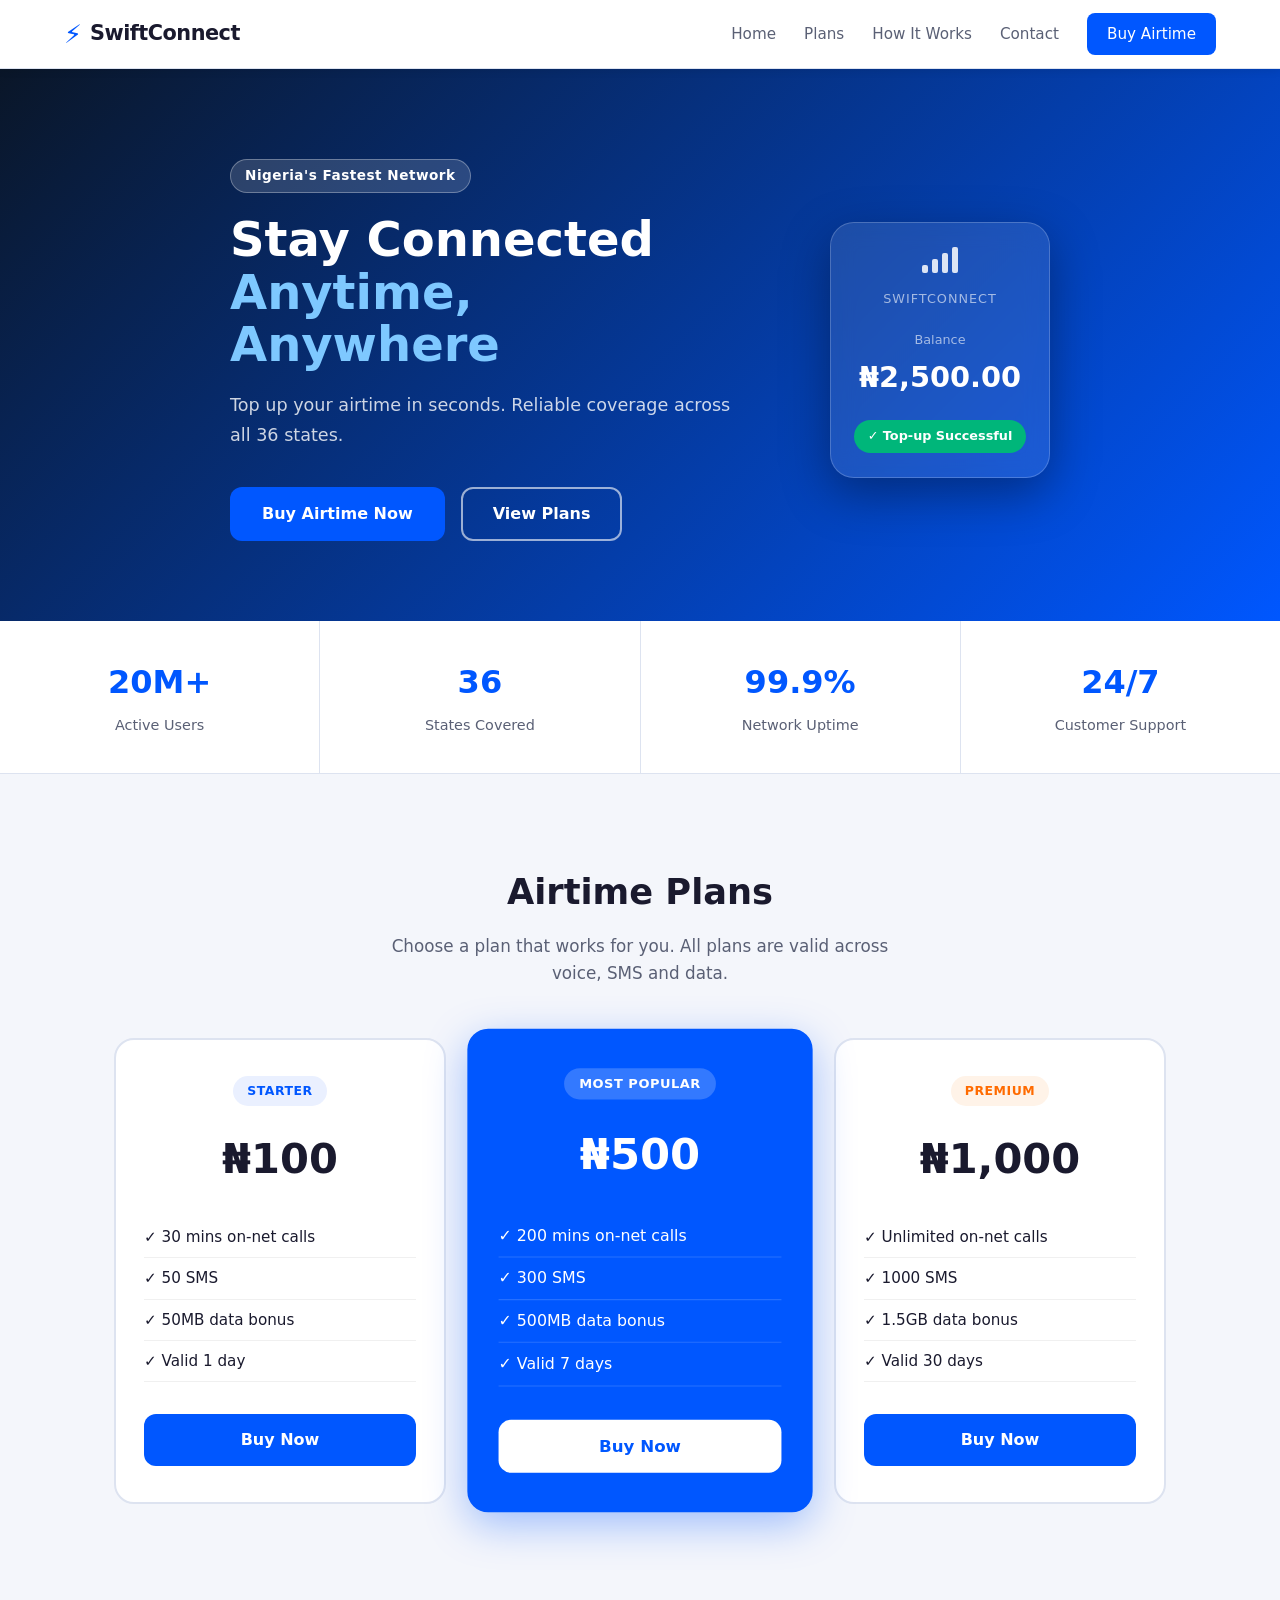
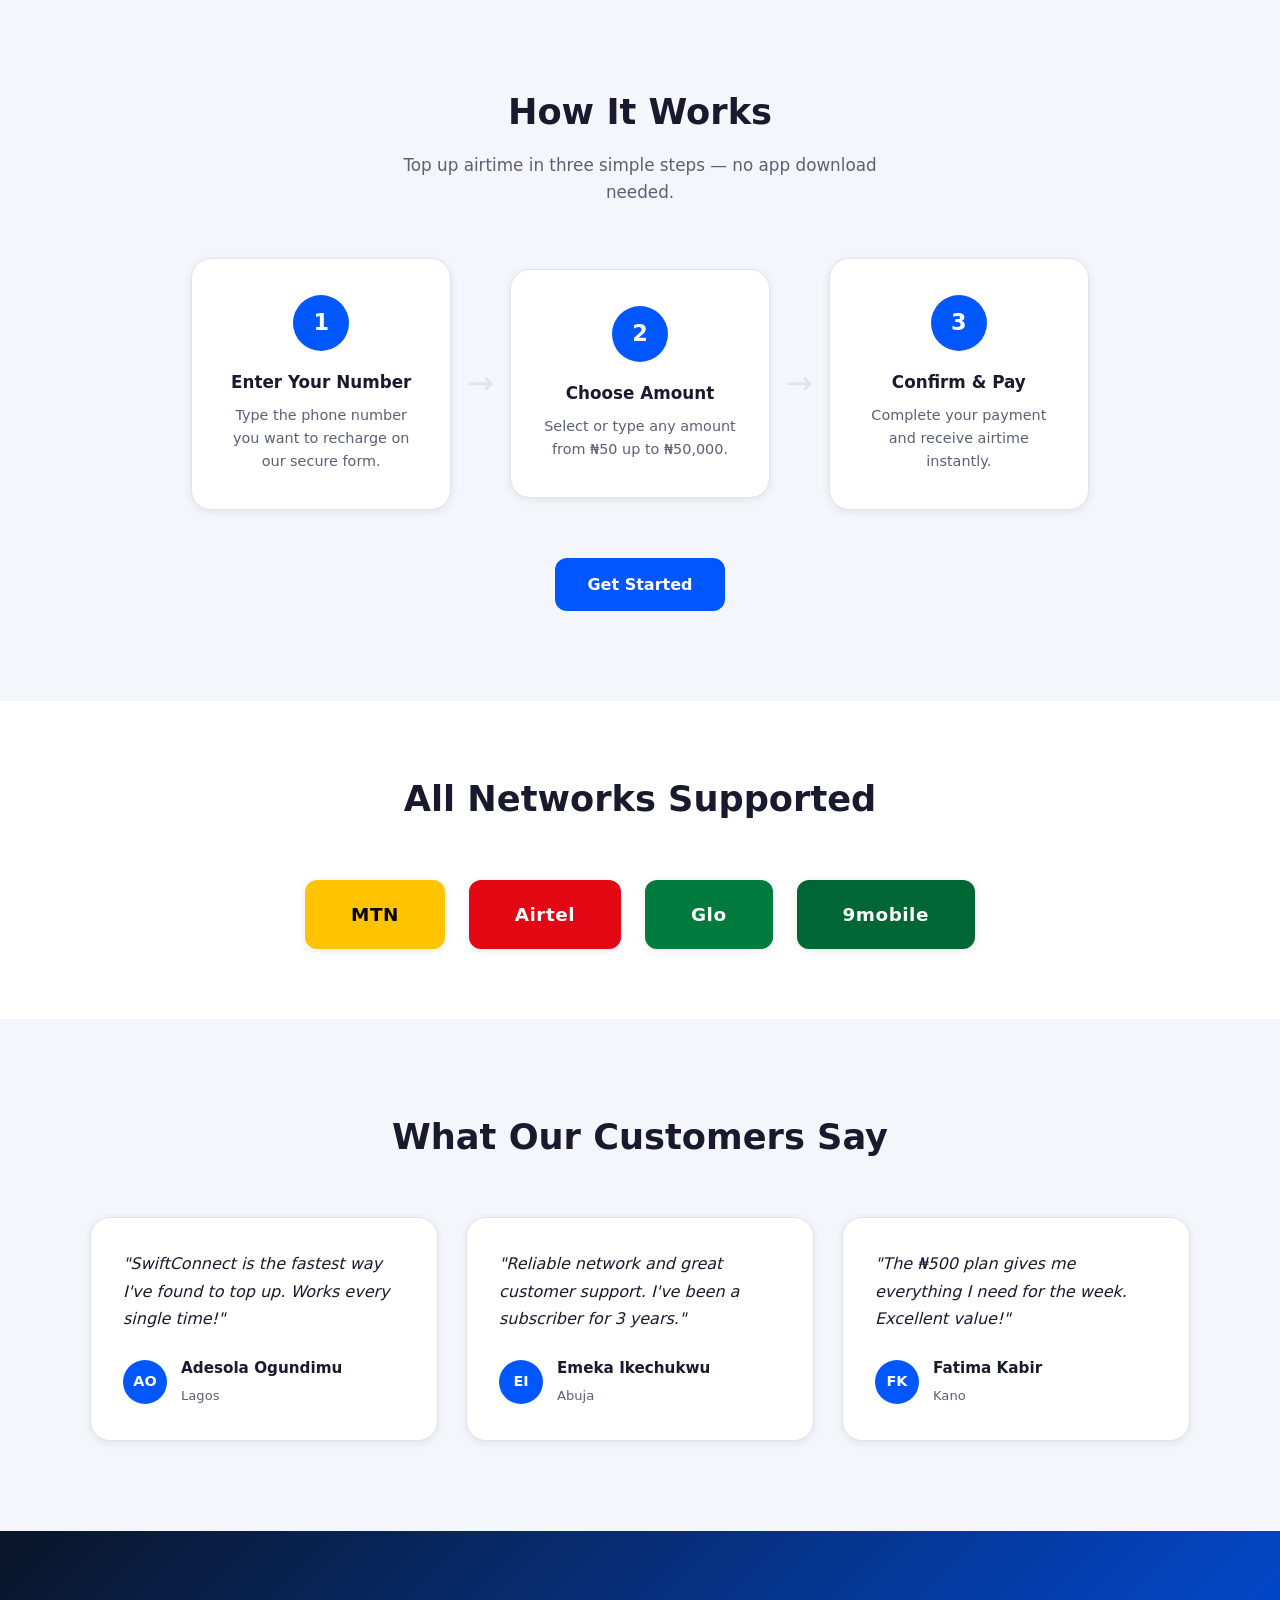
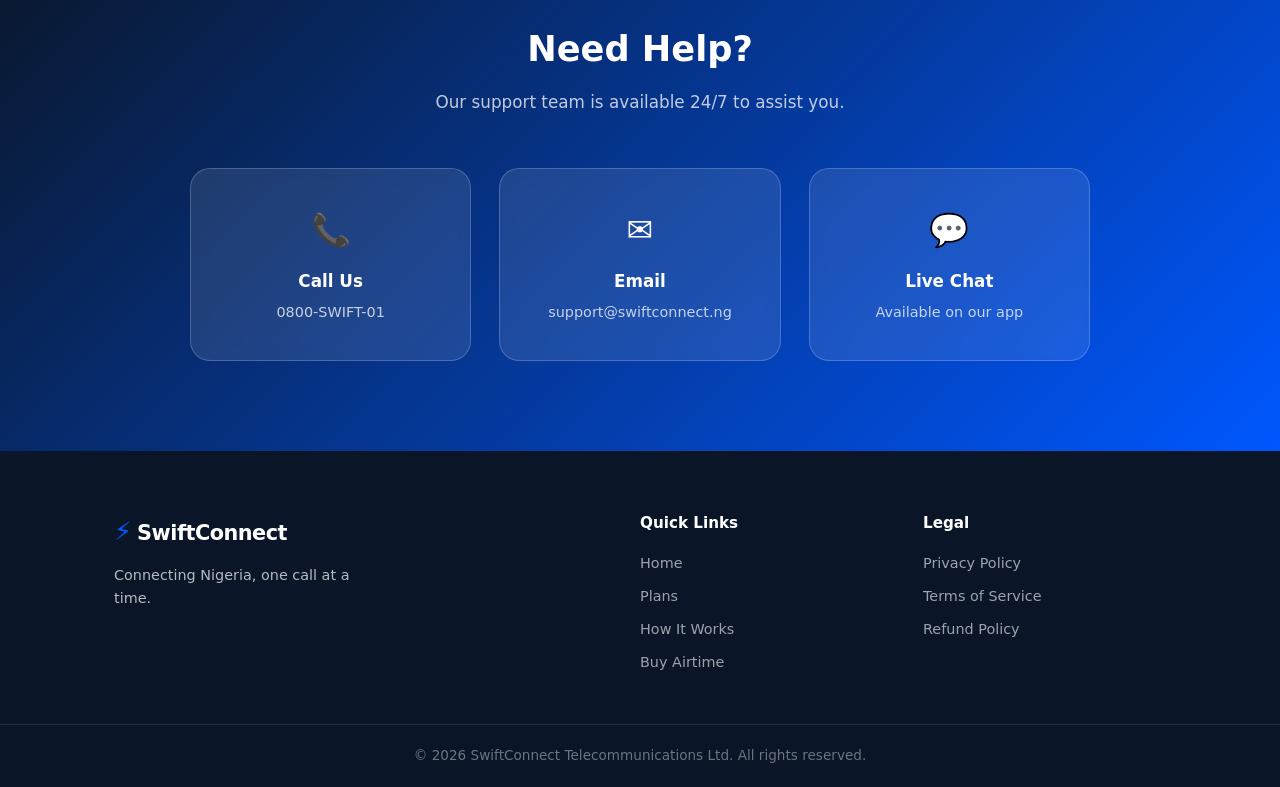
<file: index.html>
<!DOCTYPE html>
<html lang="en">
<head>
  <meta charset="UTF-8">
  <meta name="viewport" content="width=device-width, initial-scale=1.0">
  <title>SwiftConnect – Stay Connected</title>
  <link rel="stylesheet" href="style.css">
</head>
<body>

  <!-- NAVBAR -->
  <header class="navbar">
    <div class="nav-container">
      <div class="logo">
        <span class="logo-icon">&#9889;</span>
        <span class="logo-text">SwiftConnect</span>
      </div>
      <nav class="nav-links">
        <a href="#home">Home</a>
        <a href="#plans">Plans</a>
        <a href="#how">How It Works</a>
        <a href="#contact">Contact</a>
        <a href="airtime-form.html" class="nav-cta">Buy Airtime</a>
      </nav>
    </div>
  </header>

  <!-- HERO -->
  <section class="hero" id="home">
    <div class="hero-content">
      <p class="hero-badge">Nigeria's Fastest Network</p>
      <h1>Stay Connected<br><span class="highlight">Anytime, Anywhere</span></h1>
      <p class="hero-sub">Top up your airtime in seconds. Reliable coverage across all 36 states.</p>
      <div class="hero-actions">
        <a href="airtime-form.html" class="btn-primary">Buy Airtime Now</a>
        <a href="#plans" class="btn-outline">View Plans</a>
      </div>
    </div>
    <div class="hero-visual">
      <div class="phone-card">
        <div class="phone-screen">
          <div class="signal-bars">
            <span></span><span></span><span></span><span></span>
          </div>
          <p class="network-name">SwiftConnect</p>
          <p class="balance-label">Balance</p>
          <p class="balance-amount">&#8358;2,500.00</p>
          <div class="topup-badge">&#10003; Top-up Successful</div>
        </div>
      </div>
    </div>
  </section>

  <!-- STATS STRIP -->
  <section class="stats-strip">
    <div class="stat">
      <strong>20M+</strong>
      <span>Active Users</span>
    </div>
    <div class="stat">
      <strong>36</strong>
      <span>States Covered</span>
    </div>
    <div class="stat">
      <strong>99.9%</strong>
      <span>Network Uptime</span>
    </div>
    <div class="stat">
      <strong>24/7</strong>
      <span>Customer Support</span>
    </div>
  </section>

  <!-- AIRTIME PLANS -->
  <section class="plans" id="plans">
    <div class="section-header">
      <h2>Airtime Plans</h2>
      <p>Choose a plan that works for you. All plans are valid across voice, SMS and data.</p>
    </div>
    <div class="plans-grid">

      <div class="plan-card">
        <div class="plan-badge starter">Starter</div>
        <p class="plan-amount">&#8358;100</p>
        <ul class="plan-features">
          <li>&#10003; 30 mins on-net calls</li>
          <li>&#10003; 50 SMS</li>
          <li>&#10003; 50MB data bonus</li>
          <li>&#10003; Valid 1 day</li>
        </ul>
        <a href="airtime-form.html" class="btn-plan">Buy Now</a>
      </div>

      <div class="plan-card featured">
        <div class="plan-badge popular">Most Popular</div>
        <p class="plan-amount">&#8358;500</p>
        <ul class="plan-features">
          <li>&#10003; 200 mins on-net calls</li>
          <li>&#10003; 300 SMS</li>
          <li>&#10003; 500MB data bonus</li>
          <li>&#10003; Valid 7 days</li>
        </ul>
        <a href="airtime-form.html" class="btn-plan">Buy Now</a>
      </div>

      <div class="plan-card">
        <div class="plan-badge premium">Premium</div>
        <p class="plan-amount">&#8358;1,000</p>
        <ul class="plan-features">
          <li>&#10003; Unlimited on-net calls</li>
          <li>&#10003; 1000 SMS</li>
          <li>&#10003; 1.5GB data bonus</li>
          <li>&#10003; Valid 30 days</li>
        </ul>
        <a href="airtime-form.html" class="btn-plan">Buy Now</a>
      </div>

    </div>
  </section>

  <!-- HOW IT WORKS -->
  <section class="how-it-works" id="how">
    <div class="section-header">
      <h2>How It Works</h2>
      <p>Top up airtime in three simple steps — no app download needed.</p>
    </div>
    <div class="steps-grid">
      <div class="step">
        <div class="step-icon">1</div>
        <h3>Enter Your Number</h3>
        <p>Type the phone number you want to recharge on our secure form.</p>
      </div>
      <div class="step-arrow">&#8594;</div>
      <div class="step">
        <div class="step-icon">2</div>
        <h3>Choose Amount</h3>
        <p>Select or type any amount from &#8358;50 up to &#8358;50,000.</p>
      </div>
      <div class="step-arrow">&#8594;</div>
      <div class="step">
        <div class="step-icon">3</div>
        <h3>Confirm &amp; Pay</h3>
        <p>Complete your payment and receive airtime instantly.</p>
      </div>
    </div>
    <div class="how-cta">
      <a href="airtime-form.html" class="btn-primary">Get Started</a>
    </div>
  </section>

  <!-- NETWORKS SUPPORTED -->
  <section class="networks">
    <div class="section-header">
      <h2>All Networks Supported</h2>
    </div>
    <div class="networks-grid">
      <div class="network-chip mtn">MTN</div>
      <div class="network-chip airtel">Airtel</div>
      <div class="network-chip glo">Glo</div>
      <div class="network-chip nineMobile">9mobile</div>
    </div>
  </section>

  <!-- TESTIMONIALS -->
  <section class="testimonials">
    <div class="section-header">
      <h2>What Our Customers Say</h2>
    </div>
    <div class="testimonial-grid">
      <div class="testimonial-card">
        <p class="quote">"SwiftConnect is the fastest way I've found to top up. Works every single time!"</p>
        <div class="reviewer">
          <div class="avatar">AO</div>
          <div>
            <strong>Adesola Ogundimu</strong>
            <span>Lagos</span>
          </div>
        </div>
      </div>
      <div class="testimonial-card">
        <p class="quote">"Reliable network and great customer support. I've been a subscriber for 3 years."</p>
        <div class="reviewer">
          <div class="avatar">EI</div>
          <div>
            <strong>Emeka Ikechukwu</strong>
            <span>Abuja</span>
          </div>
        </div>
      </div>
      <div class="testimonial-card">
        <p class="quote">"The ₦500 plan gives me everything I need for the week. Excellent value!"</p>
        <div class="reviewer">
          <div class="avatar">FK</div>
          <div>
            <strong>Fatima Kabir</strong>
            <span>Kano</span>
          </div>
        </div>
      </div>
    </div>
  </section>

  <!-- CONTACT -->
  <section class="contact" id="contact">
    <div class="section-header light">
      <h2>Need Help?</h2>
      <p>Our support team is available 24/7 to assist you.</p>
    </div>
    <div class="contact-cards">
      <div class="contact-card">
        <span class="contact-icon">&#128222;</span>
        <strong>Call Us</strong>
        <p>0800-SWIFT-01</p>
      </div>
      <div class="contact-card">
        <span class="contact-icon">&#9993;</span>
        <strong>Email</strong>
        <p>support@swiftconnect.ng</p>
      </div>
      <div class="contact-card">
        <span class="contact-icon">&#128172;</span>
        <strong>Live Chat</strong>
        <p>Available on our app</p>
      </div>
    </div>
  </section>

  <!-- FOOTER -->
  <footer class="footer">
    <div class="footer-inner">
      <div class="footer-brand">
        <span class="logo-icon">&#9889;</span>
        <span class="logo-text">SwiftConnect</span>
        <p>Connecting Nigeria, one call at a time.</p>
      </div>
      <div class="footer-links">
        <h4>Quick Links</h4>
        <a href="#home">Home</a>
        <a href="#plans">Plans</a>
        <a href="#how">How It Works</a>
        <a href="airtime-form.html">Buy Airtime</a>
      </div>
      <div class="footer-links">
        <h4>Legal</h4>
        <a href="#">Privacy Policy</a>
        <a href="#">Terms of Service</a>
        <a href="#">Refund Policy</a>
      </div>
    </div>
    <div class="footer-bottom">
      <p>&copy; 2026 SwiftConnect Telecommunications Ltd. All rights reserved.</p>
    </div>
  </footer>

</body>
</html>
</file>
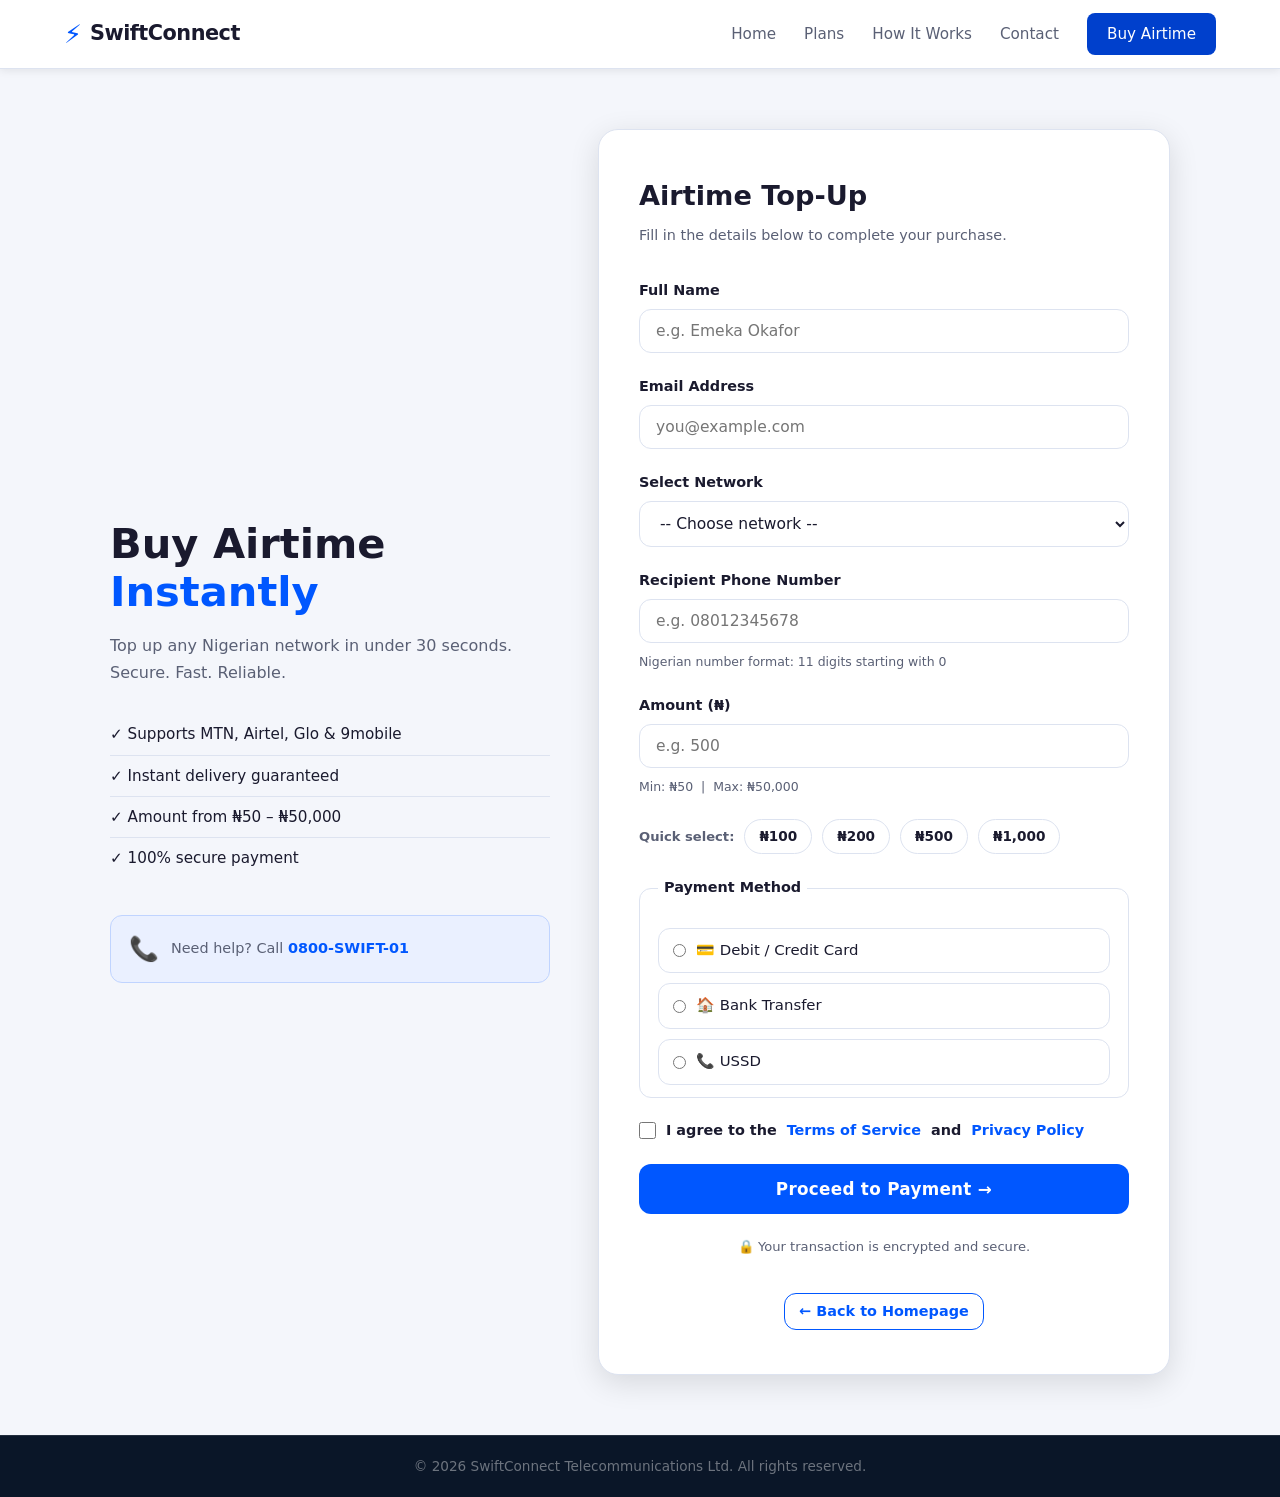
<file: airtime-form.html>
<!DOCTYPE html>
<html lang="en">
<head>
  <meta charset="UTF-8">
  <meta name="viewport" content="width=device-width, initial-scale=1.0">
  <title>Buy Airtime – SwiftConnect</title>
  <link rel="stylesheet" href="style.css">
</head>
<body class="form-page">

  <!-- NAVBAR -->
  <header class="navbar">
    <div class="nav-container">
      <div class="logo">
        <span class="logo-icon">&#9889;</span>
        <span class="logo-text">SwiftConnect</span>
      </div>
      <nav class="nav-links">
        <a href="index.html">Home</a>
        <a href="index.html#plans">Plans</a>
        <a href="index.html#how">How It Works</a>
        <a href="index.html#contact">Contact</a>
        <a href="airtime-form.html" class="nav-cta active">Buy Airtime</a>
      </nav>
    </div>
  </header>

  <!-- FORM SECTION -->
  <main class="form-main">

    <div class="form-wrapper">

      <!-- LEFT PANEL -->
      <div class="form-info">
        <h1>Buy Airtime<br><span class="highlight">Instantly</span></h1>
        <p>Top up any Nigerian network in under 30 seconds. Secure. Fast. Reliable.</p>
        <ul class="form-benefits">
          <li>&#10003; Supports MTN, Airtel, Glo &amp; 9mobile</li>
          <li>&#10003; Instant delivery guaranteed</li>
          <li>&#10003; Amount from &#8358;50 – &#8358;50,000</li>
          <li>&#10003; 100% secure payment</li>
        </ul>
        <div class="form-support">
          <span>&#128222;</span>
          <p>Need help? Call <strong>0800-SWIFT-01</strong></p>
        </div>
      </div>

      <!-- RIGHT PANEL – FORM -->
      <div class="form-container">
        <div class="form-card">
          <h2>Airtime Top-Up</h2>
          <p class="form-subtitle">Fill in the details below to complete your purchase.</p>

          <form action="#" method="post" class="airtime-form">

            <!-- Full Name -->
            <div class="form-group">
              <label for="fullname">Full Name</label>
              <input
                type="text"
                id="fullname"
                name="fullname"
                placeholder="e.g. Emeka Okafor"
                required
                minlength="3"
                maxlength="60"
              >
            </div>

            <!-- Email -->
            <div class="form-group">
              <label for="email">Email Address</label>
              <input
                type="email"
                id="email"
                name="email"
                placeholder="you@example.com"
                required
              >
            </div>

            <!-- Network -->
            <div class="form-group">
              <label for="network">Select Network</label>
              <select id="network" name="network" required>
                <option value="" disabled selected>-- Choose network --</option>
                <option value="mtn">MTN</option>
                <option value="airtel">Airtel</option>
                <option value="glo">Glo</option>
                <option value="9mobile">9mobile</option>
              </select>
            </div>

            <!-- Phone Number -->
            <div class="form-group">
              <label for="phone">Recipient Phone Number</label>
              <input
                type="tel"
                id="phone"
                name="phone"
                placeholder="e.g. 08012345678"
                required
                pattern="^(0)(7|8|9)(0|1)\d{8}$"
                maxlength="11"
              >
              <span class="input-hint">Nigerian number format: 11 digits starting with 0</span>
            </div>

            <!-- Amount -->
            <div class="form-group">
              <label for="amount">Amount (&#8358;)</label>
              <input
                type="number"
                id="amount"
                name="amount"
                placeholder="e.g. 500"
                required
                min="50"
                max="50000"
                step="50"
              >
              <span class="input-hint">Min: &#8358;50 &nbsp;|&nbsp; Max: &#8358;50,000</span>
            </div>

            <!-- Quick amount selectors -->
            <div class="quick-amounts">
              <span class="quick-label">Quick select:</span>
              <label class="quick-chip">
                <input type="radio" name="quick_amount" value="100"> &#8358;100
              </label>
              <label class="quick-chip">
                <input type="radio" name="quick_amount" value="200"> &#8358;200
              </label>
              <label class="quick-chip">
                <input type="radio" name="quick_amount" value="500"> &#8358;500
              </label>
              <label class="quick-chip">
                <input type="radio" name="quick_amount" value="1000"> &#8358;1,000
              </label>
            </div>

            <!-- Payment Method -->
            <fieldset class="form-group fieldset-group">
              <legend>Payment Method</legend>
              <div class="payment-options">
                <label class="payment-option">
                  <input type="radio" name="payment" value="card" required>
                  <span class="payment-label">&#128179; Debit / Credit Card</span>
                </label>
                <label class="payment-option">
                  <input type="radio" name="payment" value="transfer">
                  <span class="payment-label">&#127968; Bank Transfer</span>
                </label>
                <label class="payment-option">
                  <input type="radio" name="payment" value="ussd">
                  <span class="payment-label">&#128222; USSD</span>
                </label>
              </div>
            </fieldset>

            <!-- Terms -->
            <div class="form-group checkbox-group">
              <label class="checkbox-label">
                <input type="checkbox" name="terms" required>
                I agree to the <a href="#" class="inline-link">Terms of Service</a> and <a href="#" class="inline-link">Privacy Policy</a>
              </label>
            </div>

            <!-- Submit -->
            <button type="submit" class="btn-submit">Proceed to Payment &#8594;</button>

            <p class="secure-note">&#128274; Your transaction is encrypted and secure.</p>

            <div class="back-home-row">
              <a href="index.html" class="btn-back-home">&#8592; Back to Homepage</a>
            </div>

          </form>

          <!-- SUCCESS STATE (shown after purchase) -->
          <div class="purchase-success" id="purchaseSuccess" style="display:none;">
            <div class="success-icon">&#10003;</div>
            <h3>Airtime Sent!</h3>
            <p class="success-msg">Your airtime top-up was processed successfully. A confirmation has been sent to your email.</p>
            <a href="index.html" class="btn-submit btn-home-success">&#8962; Back to Homepage</a>
          </div>

        </div>
      </div>

    </div>
  </main>

  <!-- FOOTER -->
  <footer class="footer">
    <div class="footer-bottom">
      <p>&copy; 2026 SwiftConnect Telecommunications Ltd. All rights reserved.</p>
    </div>
  </footer>

  <script>
    document.querySelector('.airtime-form').addEventListener('submit', function(e) {
      e.preventDefault();
      this.style.display = 'none';
      document.getElementById('purchaseSuccess').style.display = 'block';
      document.querySelector('.form-card h2').textContent = 'Purchase Complete';
      document.querySelector('.form-subtitle').style.display = 'none';
    });

    document.querySelectorAll('.quick-chip input').forEach(function(radio) {
      radio.addEventListener('change', function() {
        document.getElementById('amount').value = this.value;
      });
    });
  </script>

</body>
</html>
</file>
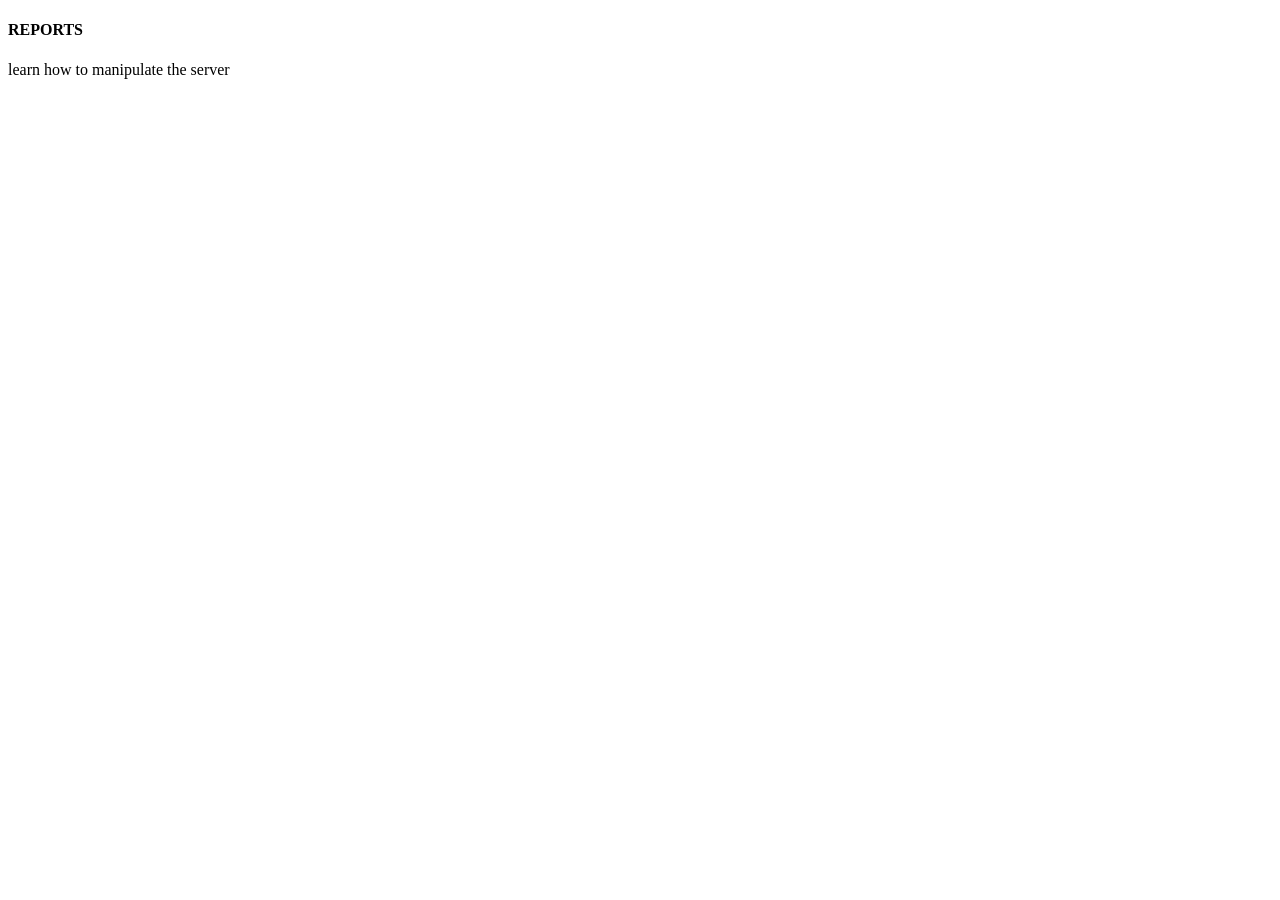
<file: html_files/report.html>
<!DOCTYPE html>
<html lang="en">
<head>
    <meta charset="UTF-8">
    <meta name="viewport" content="width=device-width, initial-scale=1.0">
    <title>REPORTS</title>
</head>
<body>

    <h4>REPORTS</h4>
    <p>learn how to manipulate the server</p>
    
</body>
</html>
</file>
<file: style.css>
/* =========================================
   GLOBAL RESET & BASE
========================================= */
*, *::before, *::after {
  box-sizing: border-box;
  margin: 0;
  padding: 0;
}

:root {
  --brand:       #0057FF;
  --brand-dark:  #0040CC;
  --brand-light: #EAF0FF;
  --accent:      #FF6B00;
  --text:        #1A1A2E;
  --text-muted:  #5A6075;
  --surface:     #FFFFFF;
  --bg:          #F4F6FB;
  --border:      #DDE3F0;
  --success:     #00B67A;
  --radius:      12px;
  --radius-lg:   20px;
  --shadow-sm:   0 2px 8px rgba(0,0,0,.08);
  --shadow-md:   0 8px 30px rgba(0,0,0,.12);
  --transition:  .25s ease;
}

html { scroll-behavior: smooth; }

body {
  font-family: 'Segoe UI', system-ui, -apple-system, sans-serif;
  color: var(--text);
  background: var(--bg);
  line-height: 1.6;
}

a { text-decoration: none; color: inherit; }
ul { list-style: none; }

/* =========================================
   NAVBAR
========================================= */
.navbar {
  position: sticky;
  top: 0;
  z-index: 100;
  background: var(--surface);
  border-bottom: 1px solid var(--border);
  box-shadow: var(--shadow-sm);
}

.nav-container {
  max-width: 1200px;
  margin: 0 auto;
  padding: 0 24px;
  display: flex;
  align-items: center;
  justify-content: space-between;
  height: 68px;
}

.logo {
  display: flex;
  align-items: center;
  gap: 8px;
}

.logo-icon {
  font-size: 1.6rem;
  color: var(--brand);
}

.logo-text {
  font-size: 1.3rem;
  font-weight: 700;
  color: var(--text);
  letter-spacing: -.5px;
}

.nav-links {
  display: flex;
  align-items: center;
  gap: 28px;
}

.nav-links a {
  font-size: .95rem;
  font-weight: 500;
  color: var(--text-muted);
  transition: color var(--transition);
}

.nav-links a:hover { color: var(--brand); }

.nav-cta {
  background: var(--brand);
  color: #fff !important;
  padding: 9px 20px;
  border-radius: 8px;
  font-weight: 600;
  transition: background var(--transition);
}

.nav-cta:hover,
.nav-cta.active { background: var(--brand-dark) !important; }

/* =========================================
   BUTTONS
========================================= */
.btn-primary {
  display: inline-block;
  background: var(--brand);
  color: #fff;
  padding: 14px 32px;
  border-radius: var(--radius);
  font-weight: 700;
  font-size: 1rem;
  transition: background var(--transition), transform var(--transition);
}

.btn-primary:hover {
  background: var(--brand-dark);
  transform: translateY(-2px);
}

.btn-outline {
  display: inline-block;
  border: 2px solid rgba(255,255,255,.6);
  color: #fff;
  padding: 12px 30px;
  border-radius: var(--radius);
  font-weight: 700;
  font-size: 1rem;
  transition: border-color var(--transition), background var(--transition);
}

.btn-outline:hover {
  border-color: #fff;
  background: rgba(255,255,255,.1);
}

/* =========================================
   SECTION HEADER
========================================= */
.section-header {
  text-align: center;
  margin-bottom: 52px;
}

.section-header h2 {
  font-size: 2.2rem;
  font-weight: 800;
  color: var(--text);
  margin-bottom: 12px;
}

.section-header p {
  color: var(--text-muted);
  font-size: 1.05rem;
  max-width: 520px;
  margin: 0 auto;
}

.section-header.light h2 { color: #fff; }
.section-header.light p  { color: rgba(255,255,255,.75); }

.highlight { color: var(--brand); }

/* =========================================
   HERO
========================================= */
.hero {
  background: linear-gradient(135deg, #0a1628 0%, #0057FF 100%);
  color: #fff;
  padding: 90px 24px 80px;
  display: flex;
  align-items: center;
  justify-content: center;
  gap: 80px;
  flex-wrap: wrap;
}

.hero-content { max-width: 520px; }

.hero-badge {
  display: inline-block;
  background: rgba(255,255,255,.15);
  border: 1px solid rgba(255,255,255,.3);
  color: #fff;
  padding: 5px 14px;
  border-radius: 20px;
  font-size: .85rem;
  font-weight: 600;
  margin-bottom: 20px;
  letter-spacing: .5px;
}

.hero-content h1 {
  font-size: 3rem;
  font-weight: 900;
  line-height: 1.1;
  margin-bottom: 20px;
}

.hero-content h1 .highlight { color: #7EC8FF; }

.hero-sub {
  font-size: 1.1rem;
  color: rgba(255,255,255,.8);
  margin-bottom: 36px;
  line-height: 1.7;
}

.hero-actions {
  display: flex;
  gap: 16px;
  flex-wrap: wrap;
}

/* Phone Card Visual */
.hero-visual {
  flex-shrink: 0;
}

.phone-card {
  width: 220px;
  background: rgba(255,255,255,.1);
  border: 1px solid rgba(255,255,255,.2);
  border-radius: 24px;
  padding: 24px 20px;
  backdrop-filter: blur(12px);
  box-shadow: 0 16px 48px rgba(0,0,0,.35);
}

.phone-screen { text-align: center; }

.signal-bars {
  display: flex;
  align-items: flex-end;
  justify-content: center;
  gap: 4px;
  margin-bottom: 16px;
}

.signal-bars span {
  display: block;
  width: 6px;
  background: rgba(255,255,255,.85);
  border-radius: 2px;
}

.signal-bars span:nth-child(1) { height: 8px; }
.signal-bars span:nth-child(2) { height: 14px; }
.signal-bars span:nth-child(3) { height: 20px; }
.signal-bars span:nth-child(4) { height: 26px; }

.network-name {
  font-size: .8rem;
  color: rgba(255,255,255,.6);
  letter-spacing: 1px;
  text-transform: uppercase;
  margin-bottom: 20px;
}

.balance-label {
  font-size: .8rem;
  color: rgba(255,255,255,.6);
  margin-bottom: 4px;
}

.balance-amount {
  font-size: 1.8rem;
  font-weight: 800;
  color: #fff;
  margin-bottom: 20px;
}

.topup-badge {
  display: inline-block;
  background: var(--success);
  color: #fff;
  padding: 6px 14px;
  border-radius: 20px;
  font-size: .8rem;
  font-weight: 600;
}

/* =========================================
   STATS STRIP
========================================= */
.stats-strip {
  background: var(--surface);
  border-bottom: 1px solid var(--border);
  display: flex;
  justify-content: center;
  flex-wrap: wrap;
  gap: 0;
}

.stat {
  flex: 1;
  min-width: 140px;
  text-align: center;
  padding: 36px 20px;
  border-right: 1px solid var(--border);
}

.stat:last-child { border-right: none; }

.stat strong {
  display: block;
  font-size: 2rem;
  font-weight: 900;
  color: var(--brand);
  margin-bottom: 4px;
}

.stat span {
  font-size: .9rem;
  color: var(--text-muted);
}

/* =========================================
   PLANS
========================================= */
.plans {
  padding: 90px 24px;
  max-width: 1100px;
  margin: 0 auto;
}

.plans-grid {
  display: grid;
  grid-template-columns: repeat(auto-fit, minmax(270px, 1fr));
  gap: 28px;
}

.plan-card {
  background: var(--surface);
  border: 2px solid var(--border);
  border-radius: var(--radius-lg);
  padding: 36px 28px;
  text-align: center;
  transition: transform var(--transition), box-shadow var(--transition), border-color var(--transition);
}

.plan-card:hover {
  transform: translateY(-6px);
  box-shadow: var(--shadow-md);
  border-color: var(--brand);
}

.plan-card.featured {
  border-color: var(--brand);
  background: var(--brand);
  color: #fff;
  transform: scale(1.04);
  box-shadow: 0 12px 40px rgba(0,87,255,.35);
}

.plan-badge {
  display: inline-block;
  padding: 5px 14px;
  border-radius: 20px;
  font-size: .78rem;
  font-weight: 700;
  letter-spacing: .5px;
  text-transform: uppercase;
  margin-bottom: 20px;
}

.plan-badge.starter  { background: var(--brand-light); color: var(--brand); }
.plan-badge.popular  { background: rgba(255,255,255,.2); color: #fff; }
.plan-badge.premium  { background: #FFF3E8; color: var(--accent); }

.plan-amount {
  font-size: 2.6rem;
  font-weight: 900;
  margin-bottom: 24px;
}

.plan-features {
  text-align: left;
  margin-bottom: 32px;
}

.plan-features li {
  padding: 8px 0;
  border-bottom: 1px solid rgba(0,0,0,.06);
  font-size: .95rem;
}

.plan-card.featured .plan-features li {
  border-bottom-color: rgba(255,255,255,.15);
}

.btn-plan {
  display: inline-block;
  width: 100%;
  padding: 13px;
  border-radius: var(--radius);
  font-weight: 700;
  font-size: 1rem;
  background: var(--brand);
  color: #fff;
  transition: background var(--transition), transform var(--transition);
}

.plan-card.featured .btn-plan {
  background: #fff;
  color: var(--brand);
}

.btn-plan:hover { transform: translateY(-2px); opacity: .9; }

/* =========================================
   HOW IT WORKS
========================================= */
.how-it-works {
  background: var(--bg);
  padding: 90px 24px;
}

.how-it-works .section-header { max-width: 1100px; margin: 0 auto 52px; }

.steps-grid {
  display: flex;
  align-items: center;
  justify-content: center;
  gap: 16px;
  flex-wrap: wrap;
  max-width: 1000px;
  margin: 0 auto 48px;
}

.step {
  background: var(--surface);
  border: 1px solid var(--border);
  border-radius: var(--radius-lg);
  padding: 36px 28px;
  text-align: center;
  flex: 1;
  min-width: 200px;
  max-width: 260px;
  box-shadow: var(--shadow-sm);
}

.step-icon {
  width: 56px;
  height: 56px;
  background: var(--brand);
  color: #fff;
  border-radius: 50%;
  font-size: 1.4rem;
  font-weight: 900;
  display: flex;
  align-items: center;
  justify-content: center;
  margin: 0 auto 18px;
}

.step h3 {
  font-size: 1.05rem;
  font-weight: 700;
  margin-bottom: 8px;
}

.step p {
  font-size: .9rem;
  color: var(--text-muted);
}

.step-arrow {
  font-size: 2rem;
  color: var(--border);
  font-weight: 300;
}

.how-cta { text-align: center; }

/* =========================================
   NETWORKS
========================================= */
.networks {
  background: var(--surface);
  padding: 70px 24px;
}

.networks-grid {
  display: flex;
  justify-content: center;
  gap: 24px;
  flex-wrap: wrap;
}

.network-chip {
  padding: 18px 44px;
  border-radius: var(--radius);
  font-size: 1.15rem;
  font-weight: 800;
  letter-spacing: .5px;
  box-shadow: var(--shadow-sm);
  border: 2px solid transparent;
  transition: transform var(--transition), box-shadow var(--transition);
}

.network-chip:hover {
  transform: translateY(-3px);
  box-shadow: var(--shadow-md);
}

.network-chip.mtn      { background: #FFC300; color: #000; }
.network-chip.airtel   { background: #E30613; color: #fff; }
.network-chip.glo      { background: #007B3E; color: #fff; }
.network-chip.nineMobile { background: #006633; color: #fff; }

/* =========================================
   TESTIMONIALS
========================================= */
.testimonials {
  padding: 90px 24px;
  background: var(--bg);
}

.testimonial-grid {
  display: grid;
  grid-template-columns: repeat(auto-fit, minmax(260px, 1fr));
  gap: 28px;
  max-width: 1100px;
  margin: 0 auto;
}

.testimonial-card {
  background: var(--surface);
  border: 1px solid var(--border);
  border-radius: var(--radius-lg);
  padding: 32px;
  box-shadow: var(--shadow-sm);
  transition: transform var(--transition);
}

.testimonial-card:hover { transform: translateY(-4px); }

.quote {
  font-size: 1rem;
  color: var(--text);
  line-height: 1.7;
  margin-bottom: 24px;
  font-style: italic;
}

.reviewer {
  display: flex;
  align-items: center;
  gap: 14px;
}

.avatar {
  width: 44px;
  height: 44px;
  border-radius: 50%;
  background: var(--brand);
  color: #fff;
  display: flex;
  align-items: center;
  justify-content: center;
  font-weight: 700;
  font-size: .9rem;
  flex-shrink: 0;
}

.reviewer strong {
  display: block;
  font-size: .95rem;
  margin-bottom: 2px;
}

.reviewer span {
  font-size: .82rem;
  color: var(--text-muted);
}

/* =========================================
   CONTACT
========================================= */
.contact {
  background: linear-gradient(135deg, #0a1628 0%, #0057FF 100%);
  padding: 90px 24px;
}

.contact-cards {
  display: flex;
  justify-content: center;
  gap: 28px;
  flex-wrap: wrap;
  max-width: 900px;
  margin: 0 auto;
}

.contact-card {
  background: rgba(255,255,255,.1);
  border: 1px solid rgba(255,255,255,.2);
  border-radius: var(--radius-lg);
  padding: 36px 40px;
  text-align: center;
  color: #fff;
  flex: 1;
  min-width: 180px;
  backdrop-filter: blur(8px);
  transition: background var(--transition), transform var(--transition);
}

.contact-card:hover {
  background: rgba(255,255,255,.18);
  transform: translateY(-4px);
}

.contact-icon {
  font-size: 2rem;
  display: block;
  margin-bottom: 12px;
}

.contact-card strong {
  display: block;
  font-size: 1.05rem;
  margin-bottom: 6px;
}

.contact-card p {
  font-size: .9rem;
  color: rgba(255,255,255,.75);
}

/* =========================================
   FOOTER
========================================= */
.footer {
  background: #0a1628;
  color: rgba(255,255,255,.7);
}

.footer-inner {
  max-width: 1100px;
  margin: 0 auto;
  padding: 60px 24px 40px;
  display: grid;
  grid-template-columns: 2fr 1fr 1fr;
  gap: 40px;
}

.footer-brand p {
  margin-top: 12px;
  font-size: .9rem;
  max-width: 260px;
}

.footer-brand .logo-text { color: #fff; }

.footer-links h4 {
  color: #fff;
  font-size: .95rem;
  margin-bottom: 16px;
  font-weight: 700;
}

.footer-links a {
  display: block;
  font-size: .9rem;
  color: rgba(255,255,255,.6);
  margin-bottom: 10px;
  transition: color var(--transition);
}

.footer-links a:hover { color: #fff; }

.footer-bottom {
  border-top: 1px solid rgba(255,255,255,.1);
  padding: 20px 24px;
  text-align: center;
  font-size: .85rem;
  color: rgba(255,255,255,.4);
}

/* =========================================
   FORM PAGE
========================================= */
body.form-page {
  background: var(--bg);
}

.form-main {
  min-height: calc(100vh - 68px - 60px);
  display: flex;
  align-items: center;
  padding: 60px 24px;
}

.form-wrapper {
  max-width: 1060px;
  width: 100%;
  margin: 0 auto;
  display: grid;
  grid-template-columns: 1fr 1.3fr;
  gap: 48px;
  align-items: center;
}

/* Left info panel */
.form-info { color: var(--text); }

.form-info h1 {
  font-size: 2.6rem;
  font-weight: 900;
  line-height: 1.15;
  margin-bottom: 16px;
}

.form-info > p {
  color: var(--text-muted);
  font-size: 1rem;
  margin-bottom: 28px;
  line-height: 1.7;
}

.form-benefits {
  margin-bottom: 36px;
}

.form-benefits li {
  padding: 8px 0;
  font-size: .95rem;
  color: var(--text);
  border-bottom: 1px solid var(--border);
  display: flex;
  align-items: center;
  gap: 8px;
}

.form-benefits li:last-child { border-bottom: none; }

.form-support {
  display: flex;
  align-items: center;
  gap: 12px;
  background: var(--brand-light);
  border: 1px solid #c0d4ff;
  border-radius: var(--radius);
  padding: 14px 18px;
}

.form-support span { font-size: 1.5rem; }
.form-support p { font-size: .9rem; color: var(--text-muted); }
.form-support strong { color: var(--brand); }

/* Form card */
.form-card {
  background: var(--surface);
  border: 1px solid var(--border);
  border-radius: var(--radius-lg);
  padding: 44px 40px;
  box-shadow: var(--shadow-md);
}

.form-card h2 {
  font-size: 1.7rem;
  font-weight: 800;
  margin-bottom: 6px;
}

.form-subtitle {
  color: var(--text-muted);
  font-size: .9rem;
  margin-bottom: 32px;
}

/* Form groups */
.airtime-form {
  display: flex;
  flex-direction: column;
  gap: 22px;
}

.form-group {
  display: flex;
  flex-direction: column;
  gap: 7px;
}

.form-group label {
  font-size: .9rem;
  font-weight: 600;
  color: var(--text);
}

.form-group input,
.form-group select {
  width: 100%;
  padding: 12px 16px;
  border: 1.5px solid var(--border);
  border-radius: var(--radius);
  font-size: .97rem;
  color: var(--text);
  background: var(--surface);
  transition: border-color var(--transition), box-shadow var(--transition);
  outline: none;
  font-family: inherit;
}

.form-group input:focus,
.form-group select:focus {
  border-color: var(--brand);
  box-shadow: 0 0 0 3px rgba(0,87,255,.12);
}

.form-group input:invalid:not(:placeholder-shown) {
  border-color: #E53935;
}

.input-hint {
  font-size: .78rem;
  color: var(--text-muted);
  margin-top: 2px;
}

/* Quick amounts */
.quick-amounts {
  display: flex;
  align-items: center;
  gap: 10px;
  flex-wrap: wrap;
}

.quick-label {
  font-size: .82rem;
  color: var(--text-muted);
  font-weight: 600;
  white-space: nowrap;
}

.quick-chip {
  display: inline-flex;
  align-items: center;
  gap: 4px;
  border: 1.5px solid var(--border);
  border-radius: 20px;
  padding: 6px 14px;
  font-size: .85rem;
  font-weight: 600;
  cursor: pointer;
  color: var(--text);
  transition: border-color var(--transition), background var(--transition), color var(--transition);
}

.quick-chip input[type="radio"] {
  display: none;
}

.quick-chip:has(input:checked) {
  border-color: var(--brand);
  background: var(--brand-light);
  color: var(--brand);
}

.quick-chip:hover {
  border-color: var(--brand);
  color: var(--brand);
}

/* Payment options */
.fieldset-group {
  border: 1.5px solid var(--border);
  border-radius: var(--radius);
  padding: 18px 18px 12px;
}

.fieldset-group legend {
  font-size: .9rem;
  font-weight: 600;
  color: var(--text);
  padding: 0 6px;
}

.payment-options {
  display: flex;
  flex-direction: column;
  gap: 10px;
  margin-top: 10px;
}

.payment-option {
  display: flex;
  align-items: center;
  gap: 10px;
  cursor: pointer;
  padding: 10px 14px;
  border: 1.5px solid var(--border);
  border-radius: var(--radius);
  transition: border-color var(--transition), background var(--transition);
}

.payment-option:has(input:checked) {
  border-color: var(--brand);
  background: var(--brand-light);
}

.payment-option input[type="radio"] {
  width: auto;
  accent-color: var(--brand);
  margin: 0;
}

.payment-label {
  font-size: .93rem;
  font-weight: 500;
}

/* Checkbox */
.checkbox-group { flex-direction: row; align-items: flex-start; }

.checkbox-label {
  display: flex;
  align-items: flex-start;
  gap: 10px;
  font-size: .9rem;
  color: var(--text-muted);
  cursor: pointer;
  line-height: 1.5;
}

.checkbox-label input[type="checkbox"] {
  width: 17px;
  height: 17px;
  flex-shrink: 0;
  margin-top: 2px;
  accent-color: var(--brand);
  cursor: pointer;
}

.inline-link { color: var(--brand); font-weight: 600; }
.inline-link:hover { text-decoration: underline; }

/* Submit button */
.btn-submit {
  width: 100%;
  padding: 15px;
  background: var(--brand);
  color: #fff;
  border: none;
  border-radius: var(--radius);
  font-size: 1.05rem;
  font-weight: 700;
  cursor: pointer;
  transition: background var(--transition), transform var(--transition);
  font-family: inherit;
  letter-spacing: .3px;
}

.btn-submit:hover {
  background: var(--brand-dark);
  transform: translateY(-2px);
}

.secure-note {
  text-align: center;
  font-size: .82rem;
  color: var(--text-muted);
}

.back-home-row {
  text-align: center;
  margin-top: 14px;
}

.btn-back-home {
  display: inline-block;
  color: var(--brand);
  font-size: .9rem;
  font-weight: 600;
  text-decoration: none;
  padding: 6px 14px;
  border: 1.5px solid var(--brand);
  border-radius: var(--radius);
  transition: background var(--transition), color var(--transition);
}

.btn-back-home:hover {
  background: var(--brand);
  color: #fff;
}

/* Purchase success state */
.purchase-success {
  text-align: center;
  padding: 32px 16px;
  animation: fadeIn .4s ease;
}

.success-icon {
  width: 64px;
  height: 64px;
  background: #22c55e;
  color: #fff;
  font-size: 2rem;
  line-height: 64px;
  border-radius: 50%;
  margin: 0 auto 16px;
}

.purchase-success h3 {
  font-size: 1.5rem;
  font-weight: 800;
  margin-bottom: 8px;
}

.success-msg {
  color: var(--text-muted);
  font-size: .93rem;
  margin-bottom: 24px;
  line-height: 1.6;
}

.btn-home-success {
  display: inline-block;
  width: auto;
  padding: 13px 32px;
  font-size: 1rem;
}

@keyframes fadeIn {
  from { opacity: 0; transform: translateY(12px); }
  to   { opacity: 1; transform: translateY(0); }
}

/* =========================================
   RESPONSIVE — ALL DEVICES
========================================= */

/* ── Desktop / Laptop  (≤ 1200px) ── */
@media (max-width: 1200px) {
  .nav-container,
  .plans,
  .footer-inner { max-width: 960px; }
}

/* ── Tablet Landscape  (≤ 992px) ── */
@media (max-width: 992px) {
  .hero {
    flex-direction: column;
    text-align: center;
    gap: 48px;
    padding: 70px 24px 60px;
  }

  .hero-content h1  { font-size: 2.6rem; }
  .hero-actions     { justify-content: center; }

  .section-header h2 { font-size: 2rem; }

  .form-wrapper {
    grid-template-columns: 1fr;
    gap: 36px;
  }

  .footer-inner {
    grid-template-columns: 1fr 1fr;
  }

  .footer-brand { grid-column: 1 / -1; }

  .plan-card.featured { transform: scale(1); }
}

/* ── Tablet Portrait  (≤ 768px) ── */
@media (max-width: 768px) {
  .hero-content h1  { font-size: 2.3rem; }
  .section-header h2 { font-size: 1.9rem; }

  .plans-grid {
    grid-template-columns: repeat(auto-fit, minmax(240px, 1fr));
  }

  .stat {
    flex: 1 1 40%;
    border-right: none;
    border-bottom: 1px solid var(--border);
  }

  .stat:last-child { border-bottom: none; }

  .networks-grid  { gap: 16px; }
  .network-chip   { padding: 14px 32px; font-size: 1rem; }

  .contact-cards  { flex-direction: column; align-items: center; }
  .contact-card   { width: 100%; max-width: 360px; }

  .testimonial-grid { grid-template-columns: 1fr; }
}

/* ── Large Mobile / Phablet  (≤ 600px) ── */
@media (max-width: 600px) {
  .hero             { padding: 60px 16px 50px; }
  .hero-content h1  { font-size: 2.1rem; }

  .nav-links        { display: none; }

  .section-header   { margin-bottom: 36px; }
  .section-header h2 { font-size: 1.75rem; }

  .plans            { padding: 60px 16px; }
  .how-it-works     { padding: 60px 16px; }
  .networks         { padding: 50px 16px; }
  .testimonials     { padding: 60px 16px; }
  .contact          { padding: 60px 16px; }
  .form-main        { padding: 40px 16px; }

  .form-card        { padding: 28px 20px; }
  .form-info h1     { font-size: 2rem; }

  .footer-inner     { grid-template-columns: 1fr; }

  .step-arrow       { display: none; }
  .steps-grid       { flex-direction: column; align-items: center; }

  .stat             { padding: 24px 12px; }
}

/* ── Mobile  (≤ 480px) ── */
@media (max-width: 480px) {
  .hero-content h1  { font-size: 1.85rem; }
  .hero-badge       { font-size: .78rem; }
  .hero-sub         { font-size: 1rem; }

  .hero-actions     { flex-direction: column; gap: 12px; }
  .btn-primary,
  .btn-outline      { width: 100%; text-align: center; padding: 13px 20px; }

  .nav-container    { padding: 0 16px; }
  .logo-text        { font-size: 1.1rem; }

  .section-header h2 { font-size: 1.6rem; }

  .plan-card        { padding: 28px 20px; }
  .plan-amount      { font-size: 2.2rem; }

  .step             { min-width: 160px; max-width: 100%; padding: 28px 20px; }

  .network-chip     { padding: 12px 24px; font-size: 1rem; }

  .testimonial-card { padding: 24px 20px; }
  .contact-card     { padding: 28px 24px; }

  .form-info h1     { font-size: 1.8rem; }
  .form-card h2     { font-size: 1.4rem; }

  .quick-amounts    { gap: 8px; }
  .quick-chip       { padding: 5px 10px; font-size: .8rem; }

  .stat strong      { font-size: 1.6rem; }
}

/* ── Small Mobile  (≤ 360px) ── */
@media (max-width: 360px) {
  .hero-content h1  { font-size: 1.6rem; }
  .logo-text        { font-size: 1rem; }
  .nav-container    { height: 58px; }

  .section-header h2 { font-size: 1.45rem; }

  .plan-card        { padding: 24px 16px; }
  .plan-amount      { font-size: 2rem; }

  .form-card        { padding: 22px 14px; }
  .form-info h1     { font-size: 1.6rem; }

  .network-chip     { padding: 10px 18px; font-size: .9rem; }

  .stat             { flex: 1 1 100%; }
  .btn-submit       { font-size: .97rem; }
}

/* ── Print ── */
@media print {
  .navbar, .hero-visual, .step-arrow,
  .contact, .footer { display: none; }
  body { background: #fff; color: #000; }
}
</file>
